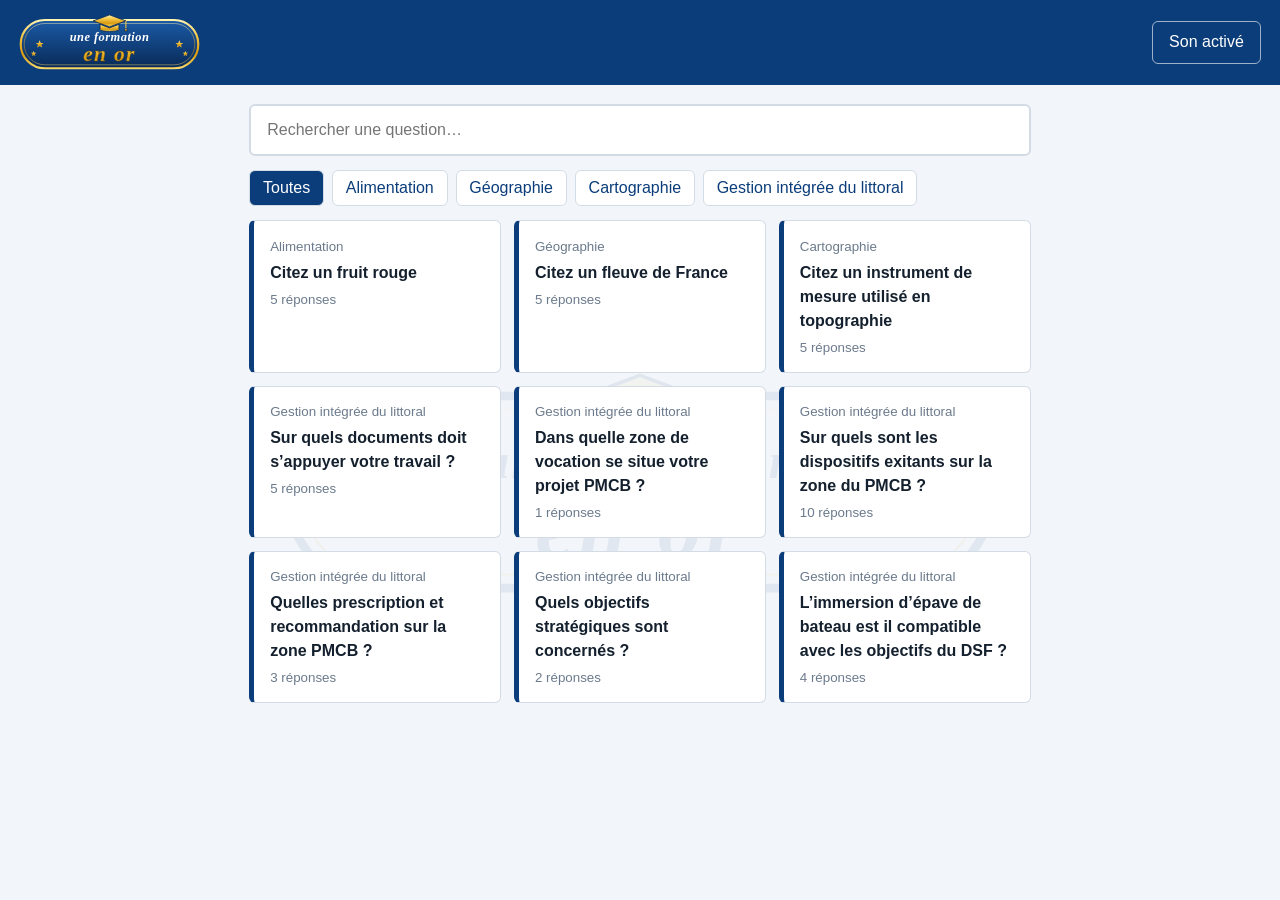
<file: Formation-en-or/index.html>
<!DOCTYPE html>
<html lang="fr">
<head>
<meta charset="utf-8">
<meta name="viewport" content="width=device-width, initial-scale=1">
<title>Une famille en or</title>
<link rel="icon" href="img/favicon.svg" type="image/svg+xml">
<link rel="icon" href="img/favicon-32.png" sizes="32x32" type="image/png">
<link rel="apple-touch-icon" href="img/apple-touch-icon.png">
<link rel="stylesheet" href="css/style.css">
</head>
<body>
<header class="bandeau">
  <a class="titre" href="#" aria-label="Une formation en or, retour à l'accueil">
  <img src="img/logo.svg" alt="Une formation en or" height="56">
  </a>
  <!-- <a class="titre" href="#">Une famille en or</a> -->
  <button id="son" class="son" aria-pressed="true" title="Couper ou activer le son">Son activé</button>
</header>
<main>
  <section id="catalogue">
    <input id="recherche" type="search" placeholder="Rechercher une question…" aria-label="Rechercher une question">
    <div id="filtres" class="filtres"></div>
    <div id="liste" class="liste"></div>
    <p id="vide" class="vide" hidden>Aucune question ne correspond. Essayez un autre mot ou une autre catégorie.</p>
  </section>
  <section id="jeu" hidden>
    <div class="entete-jeu">
      <a href="#" class="retour">Retour aux questions</a>
      <div id="croix" class="croix" aria-label="Erreurs"></div>
    </div>
    <h1 id="enonce"></h1>
    <ol id="tableau" class="tableau"></ol>
    <form id="form" autocomplete="off">
      <input id="saisie" type="text" placeholder="Votre réponse…" aria-label="Votre réponse">
      <button type="submit">Valider</button>
    </form>
    <p id="message" class="message" role="status"></p>
    <div class="pied-jeu">
      <span>Score : <strong id="score">0</strong></span>
      <span><button id="reveler" type="button">Tout révéler</button> <button id="rejouer" type="button">Rejouer</button></span>
    </div>
  </section>
</main>
<div id="banderole" class="banderole" role="alert" hidden><span>Félicitations !</span></div>
<div id="defaite" class="defaite" role="alert" hidden><span>Dommage...</span></div>
<div id="confettis" class="confettis" aria-hidden="true"></div>
<script src="js/matcher.js"></script>
<script src="js/app.js"></script>
</body>
</html>
</file>
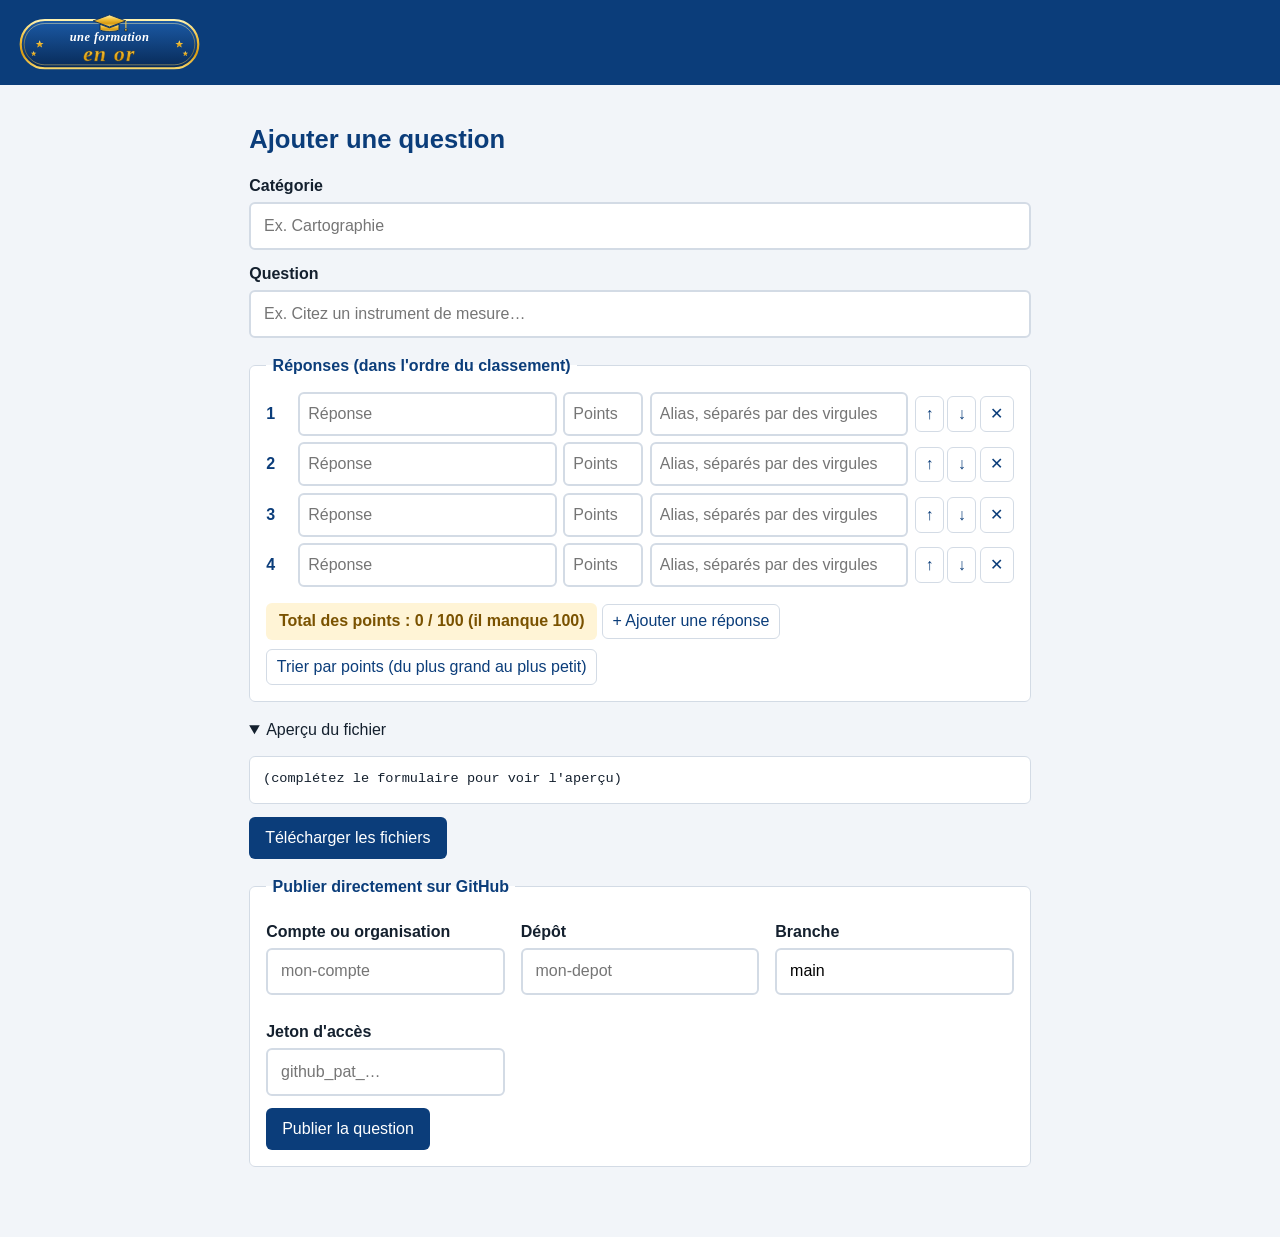
<file: Formation-en-or/admin.html>
<!DOCTYPE html>
<html lang="fr">
<head>
<meta charset="utf-8">
<meta name="viewport" content="width=device-width, initial-scale=1">
<title>Ajouter une question – Une formation en or</title>
<link rel="stylesheet" href="css/style.css">
<link rel="stylesheet" href="css/admin.css">
</head>
<body>
<header class="bandeau">
  <a class="titre" href="index.html" aria-label="Retour au jeu"><img src="img/logo.svg" alt="Une formation en or" height="56"></a>
</header>
<main>
  <h1>Ajouter une question</h1>
  <form id="f" autocomplete="off">
    <label>Catégorie <input id="categorie" list="cats" placeholder="Ex. Cartographie" required></label>
    <datalist id="cats"></datalist>
    <label>Question <input id="question" placeholder="Ex. Citez un instrument de mesure…" required></label>
    <fieldset>
      <legend>Réponses (dans l'ordre du classement)</legend>
      <div id="reps"></div>
      <p id="total" class="total" role="status"></p>
      <button type="button" id="ajout" class="secondaire">+ Ajouter une réponse</button>
      <button type="button" id="trier" class="secondaire">Trier par points (du plus grand au plus petit)</button>
    </fieldset>
    <details open><summary>Aperçu du fichier</summary><pre id="apercu"></pre></details>
    <button type="button" id="telecharger">Télécharger les fichiers</button>
    <fieldset>
      <legend>Publier directement sur GitHub</legend>
      <div class="grille">
        <label>Compte ou organisation <input id="owner" placeholder="mon-compte"></label>
        <label>Dépôt <input id="repo" placeholder="mon-depot"></label>
        <label>Branche <input id="branche" value="main"></label>
        <label>Jeton d'accès <input id="jeton" type="password" placeholder="github_pat_…"></label>
      </div>
      <button type="button" id="publier">Publier la question</button>
    </fieldset>
    <p id="msg" class="message" role="status"></p>
  </form>
</main>
<script src="js/admin.js"></script>
</body>
</html>
</file>
<file: Formation-en-or/css/style.css>
/* Couleurs à confirmer avec la charte graphique IGN */
:root{
  --ign-bleu:#0b3d7a; --ign-bleu-clair:#2f6fba; --ign-fond:#f2f5f9; --ign-encre:#14202e;
  --ign-gris:#6b7a8c; --ign-ligne:#d3dbe5; --ign-blanc:#fff; --erreur:#d62828; --ok:#1f8a4c;
  --police:"Marianne","Segoe UI",Roboto,Arial,sans-serif;
}
*{box-sizing:border-box}
body{margin:0;background:var(--ign-fond);color:var(--ign-encre);font:16px/1.5 var(--police)}
.bandeau{display:flex;justify-content:space-between;align-items:center;gap:1rem;background:var(--ign-bleu);padding:.9rem 1.2rem}
.titre{color:var(--ign-blanc);font-size:1.3rem;font-weight:700;text-decoration:none}
button{font:inherit;cursor:pointer;border:0;border-radius:6px;padding:.55rem 1rem;background:var(--ign-bleu);color:var(--ign-blanc)}
button:hover{background:var(--ign-bleu-clair)}
.son{background:transparent;border:1px solid rgba(255,255,255,.6)}
.son[aria-pressed=false]{opacity:.7;text-decoration:line-through}
:focus-visible{outline:3px solid var(--ign-bleu-clair);outline-offset:2px}
main{max-width:820px;margin:0 auto;padding:1.2rem}
input[type=search],#saisie{width:100%;padding:.75rem 1rem;font:inherit;border:2px solid var(--ign-ligne);border-radius:6px;background:var(--ign-blanc)}
input:focus{border-color:var(--ign-bleu-clair)}
.filtres{display:flex;flex-wrap:wrap;gap:.5rem;margin:.9rem 0}
.filtres button{background:var(--ign-blanc);color:var(--ign-bleu);border:1px solid var(--ign-ligne);padding:.3rem .8rem}
.filtres button[aria-pressed=true]{background:var(--ign-bleu);color:var(--ign-blanc)}
.liste{display:grid;grid-template-columns:repeat(auto-fill,minmax(230px,1fr));gap:.8rem}
.carte{display:block;background:var(--ign-blanc);border:1px solid var(--ign-ligne);border-left:5px solid var(--ign-bleu);border-radius:6px;padding:.8rem 1rem;color:inherit;text-decoration:none}
.carte:hover{border-left-color:var(--ign-bleu-clair);background:#f8fbff}
.carte small{color:var(--ign-gris)}
.carte strong{display:block;margin:.15rem 0}
.vide{color:var(--ign-gris)}
.entete-jeu{display:flex;justify-content:space-between;align-items:center}
.retour{color:var(--ign-bleu)}
.croix{display:flex;gap:.5rem}
.croix span{width:2.6rem;height:2.6rem;border:2px solid var(--ign-ligne);border-radius:6px;display:grid;place-items:center;font-size:1.7rem;font-weight:700;color:transparent;background:var(--ign-blanc)}
.croix span.on{color:var(--erreur);border-color:var(--erreur);animation:pop .35s}
h1{font-size:1.6rem;color:var(--ign-bleu);margin:1rem 0}
.tableau{list-style:none;margin:0 0 1rem;padding:0;display:grid;gap:.45rem}
.tableau li{display:flex;align-items:center;gap:.8rem;background:var(--ign-bleu);color:var(--ign-blanc);border-radius:6px;padding:.7rem 1rem;min-height:3rem}
.tableau .rang{font-weight:700;opacity:.8;width:1.5rem}
.tableau .texte{flex:1;font-weight:600;letter-spacing:.02em}
.tableau .pts{background:var(--ign-blanc);color:var(--ign-bleu);border-radius:4px;padding:.1rem .6rem;font-weight:700;min-width:2.8rem;text-align:center}
.tableau li.cache .texte,.tableau li.cache .pts{visibility:hidden}
.tableau li.trouve{background:var(--ok);animation:flip .5s}
.tableau li.rate{background:var(--ign-gris)}
#form{display:flex;gap:.6rem}
#form #saisie{flex:1}
.message{min-height:1.6rem;margin:.6rem 0;font-weight:600}
.message.ko{color:var(--erreur)}.message.ok{color:var(--ok)}
.pied-jeu{display:flex;justify-content:space-between;align-items:center;flex-wrap:wrap;gap:.6rem;border-top:1px solid var(--ign-ligne);padding-top:.8rem}
.pied-jeu button{background:var(--ign-blanc);color:var(--ign-bleu);border:1px solid var(--ign-ligne)}
@keyframes pop{from{transform:scale(1.8)}to{transform:scale(1)}}
@keyframes flip{from{transform:rotateX(90deg)}to{transform:rotateX(0)}}
@media (prefers-reduced-motion:reduce){*{animation:none!important}}

/* Logo et filigrane */
.titre img{display:block;height:56px;width:auto}
body{position:relative;min-height:100vh}
body::before{content:"";position:fixed;inset:0;z-index:0;pointer-events:none;
  background:url(../img/filigrane.svg) center 55%/min(80vw,720px) no-repeat;opacity:.07}
.bandeau,main{position:relative;z-index:1}
@media print{body::before{display:none}}

/* Banderole de félicitations */
.banderole{position:fixed;top:5.5rem;left:50%;z-index:20;width:min(92vw,640px);transform:translateX(-50%);cursor:pointer;
  padding:1.1rem 3rem;text-align:center;color:#5a3b00;font:900 italic clamp(1.8rem,7vw,3rem)/1.1 Georgia,"Times New Roman",serif;
  background:linear-gradient(180deg,#fff3b0,#f5c542 45%,#d89b12 75%,#f7d66a);
  border-top:3px solid #fff3b0;border-bottom:3px solid #8a5d00;
  clip-path:polygon(0 0,100% 0,96% 50%,100% 100%,0 100%,4% 50%);
  filter:drop-shadow(0 8px 14px rgba(0,0,0,.35));animation:banderole .8s cubic-bezier(.2,1.4,.4,1) both}
.banderole[hidden]{display:none}
.banderole::after{content:"";position:absolute;inset:0;background:linear-gradient(100deg,transparent 35%,rgba(255,255,255,.7) 50%,transparent 65%);
  background-size:250% 100%;animation:brillance 2s 1s infinite}
@keyframes banderole{from{transform:translate(-50%,-250%) rotate(-4deg)}to{transform:translate(-50%,0) rotate(0)}}
@keyframes brillance{from{background-position:150% 0}to{background-position:-50% 0}}
.confettis{position:fixed;inset:0;z-index:19;pointer-events:none;overflow:hidden}
.confettis i{position:absolute;top:-5vh;width:.6rem;height:1rem;opacity:.9;animation:chute linear infinite}
@keyframes chute{to{transform:translateY(110vh) rotate(720deg)}}

/* Banderole d'échec */
.defaite{position:fixed;top:5.5rem;left:50%;z-index:20;width:min(92vw,640px);transform:translateX(-50%);cursor:pointer;
  padding:1.1rem 3rem;text-align:center;color:#5a3b00;font:900 italic clamp(1.8rem,7vw,3rem)/1.1 Georgia,"Times New Roman",serif;
  background:linear-gradient(180deg,#ffbcb0,#f56642 45%,#d82612 75%,#f22727);
  border-top:3px solid #fff3b0;border-bottom:3px solid #8a5d00;
  clip-path:polygon(0 0,100% 0,96% 50%,100% 100%,0 100%,4% 50%);
  filter:drop-shadow(0 8px 14px rgba(0,0,0,.35));animation:banderole .8s cubic-bezier(.2,1.4,.4,1) both}
.defaite[hidden]{display:none}
.defaite::after{content:"";position:absolute;inset:0;background:linear-gradient(100deg,transparent 35%,rgba(255,255,255,.7) 50%,transparent 65%);
  background-size:250% 100%;animation:brillance 2s 1s infinite}
@keyframes defaite{from{transform:translate(-50%,-250%) rotate(-4deg)}to{transform:translate(-50%,0) rotate(0)}}
</file>
<file: Formation-en-or/css/admin.css>
label{display:block;font-weight:600;margin:.8rem 0}
label input{display:block;width:100%;margin-top:.25rem;padding:.6rem .8rem;font:inherit;font-weight:400;border:2px solid var(--ign-ligne);border-radius:6px;background:var(--ign-blanc)}
fieldset{border:1px solid var(--ign-ligne);border-radius:6px;margin:1rem 0;padding:.5rem 1rem 1rem;background:var(--ign-blanc)}
legend{font-weight:700;color:var(--ign-bleu);padding:0 .4rem}
.rep{display:grid;grid-template-columns:1.6rem 2fr 5rem 2fr auto;gap:.4rem;align-items:center;margin:.4rem 0}
.rep input{padding:.5rem;font:inherit;border:2px solid var(--ign-ligne);border-radius:6px;min-width:0}
.rep .n{font-weight:700;color:var(--ign-bleu)}
.rep .outils{display:flex;gap:.2rem}
.rep .outils button,.secondaire{background:var(--ign-blanc);color:var(--ign-bleu);border:1px solid var(--ign-ligne);padding:.3rem .6rem}
.grille{display:grid;grid-template-columns:repeat(auto-fit,minmax(200px,1fr));gap:0 1rem}
pre{background:#fff;border:1px solid var(--ign-ligne);border-radius:6px;padding:.8rem;overflow:auto;max-height:260px;font-size:.85rem}
@media (max-width:640px){.rep{grid-template-columns:1.6rem 1fr 4.5rem}.rep .ali,.rep .outils{grid-column:2/4}}
.total{font-weight:700;margin:.6rem 0;padding:.4rem .8rem;border-radius:6px;display:inline-block;background:#fff4d6;color:#7a5200}
.total.ok{background:#dff3e6;color:var(--ok)}.total.ko{background:#fde3e3;color:var(--erreur)}
</file>
